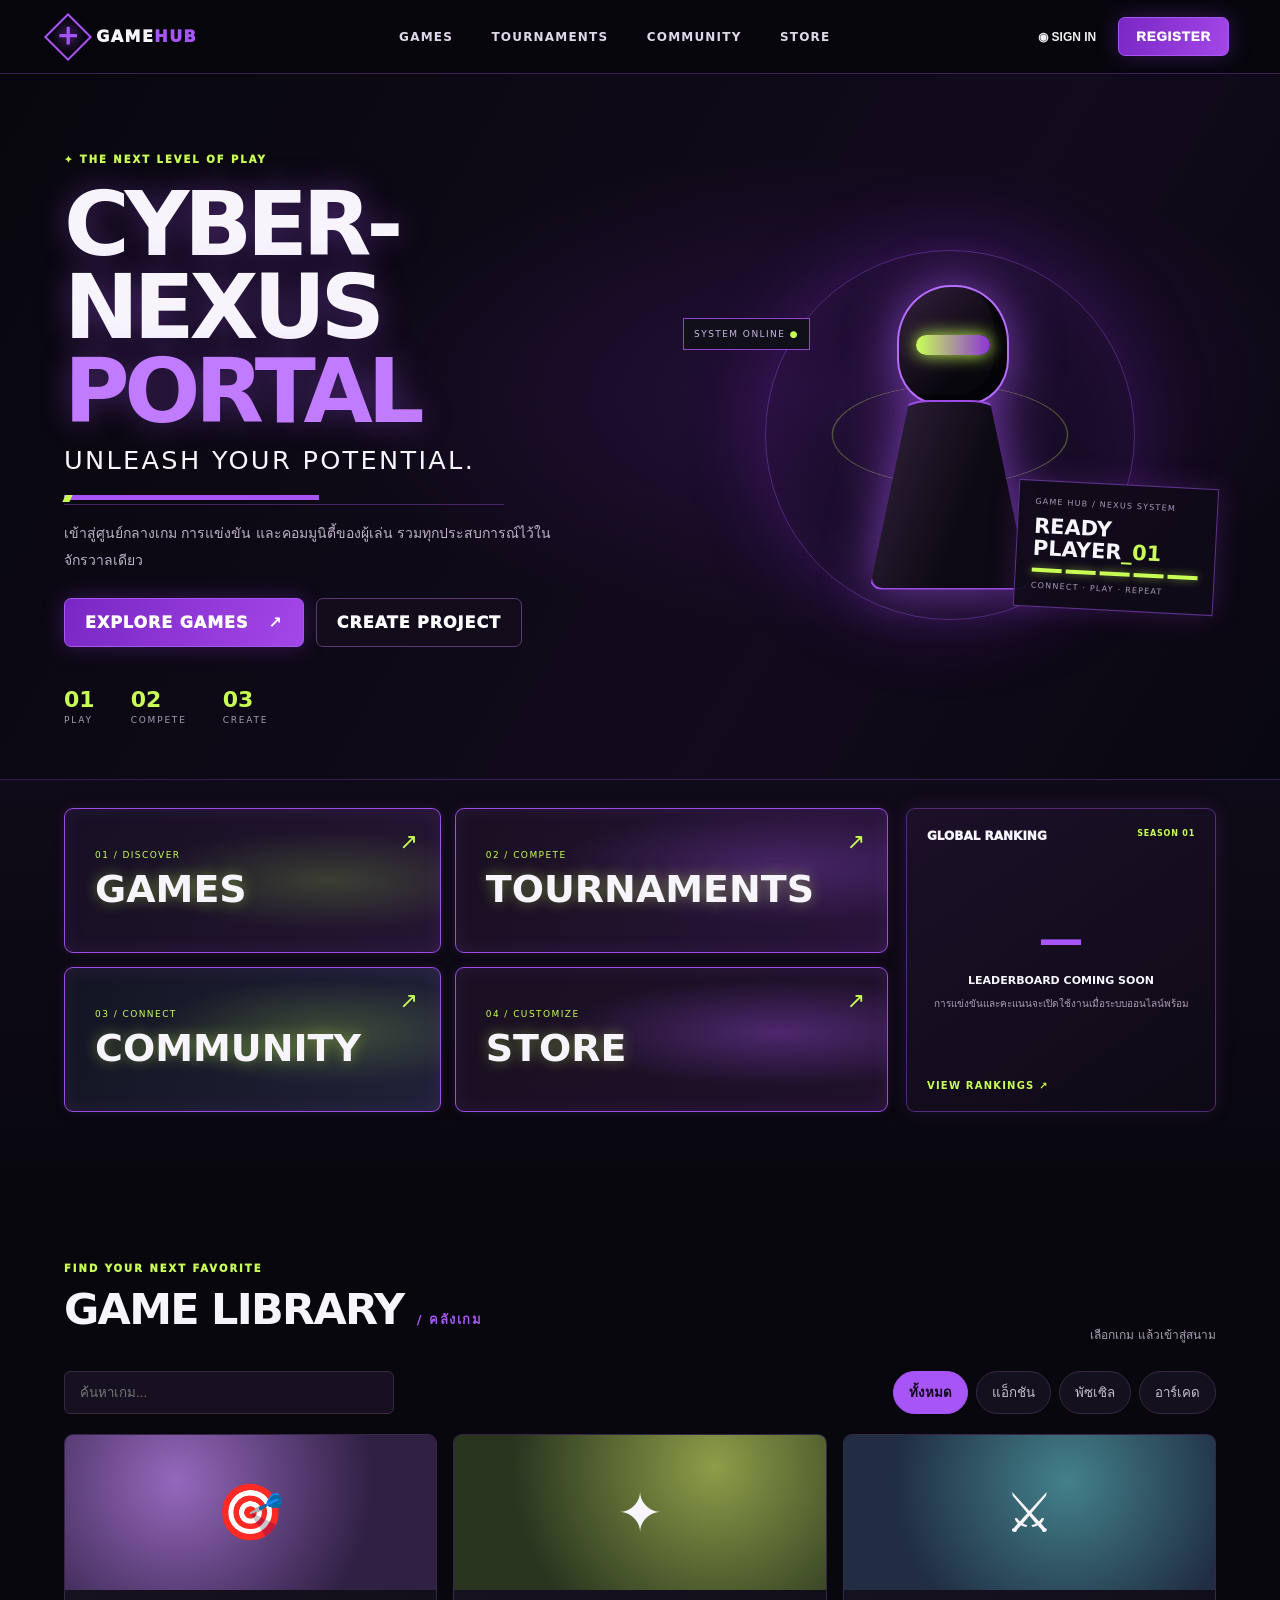
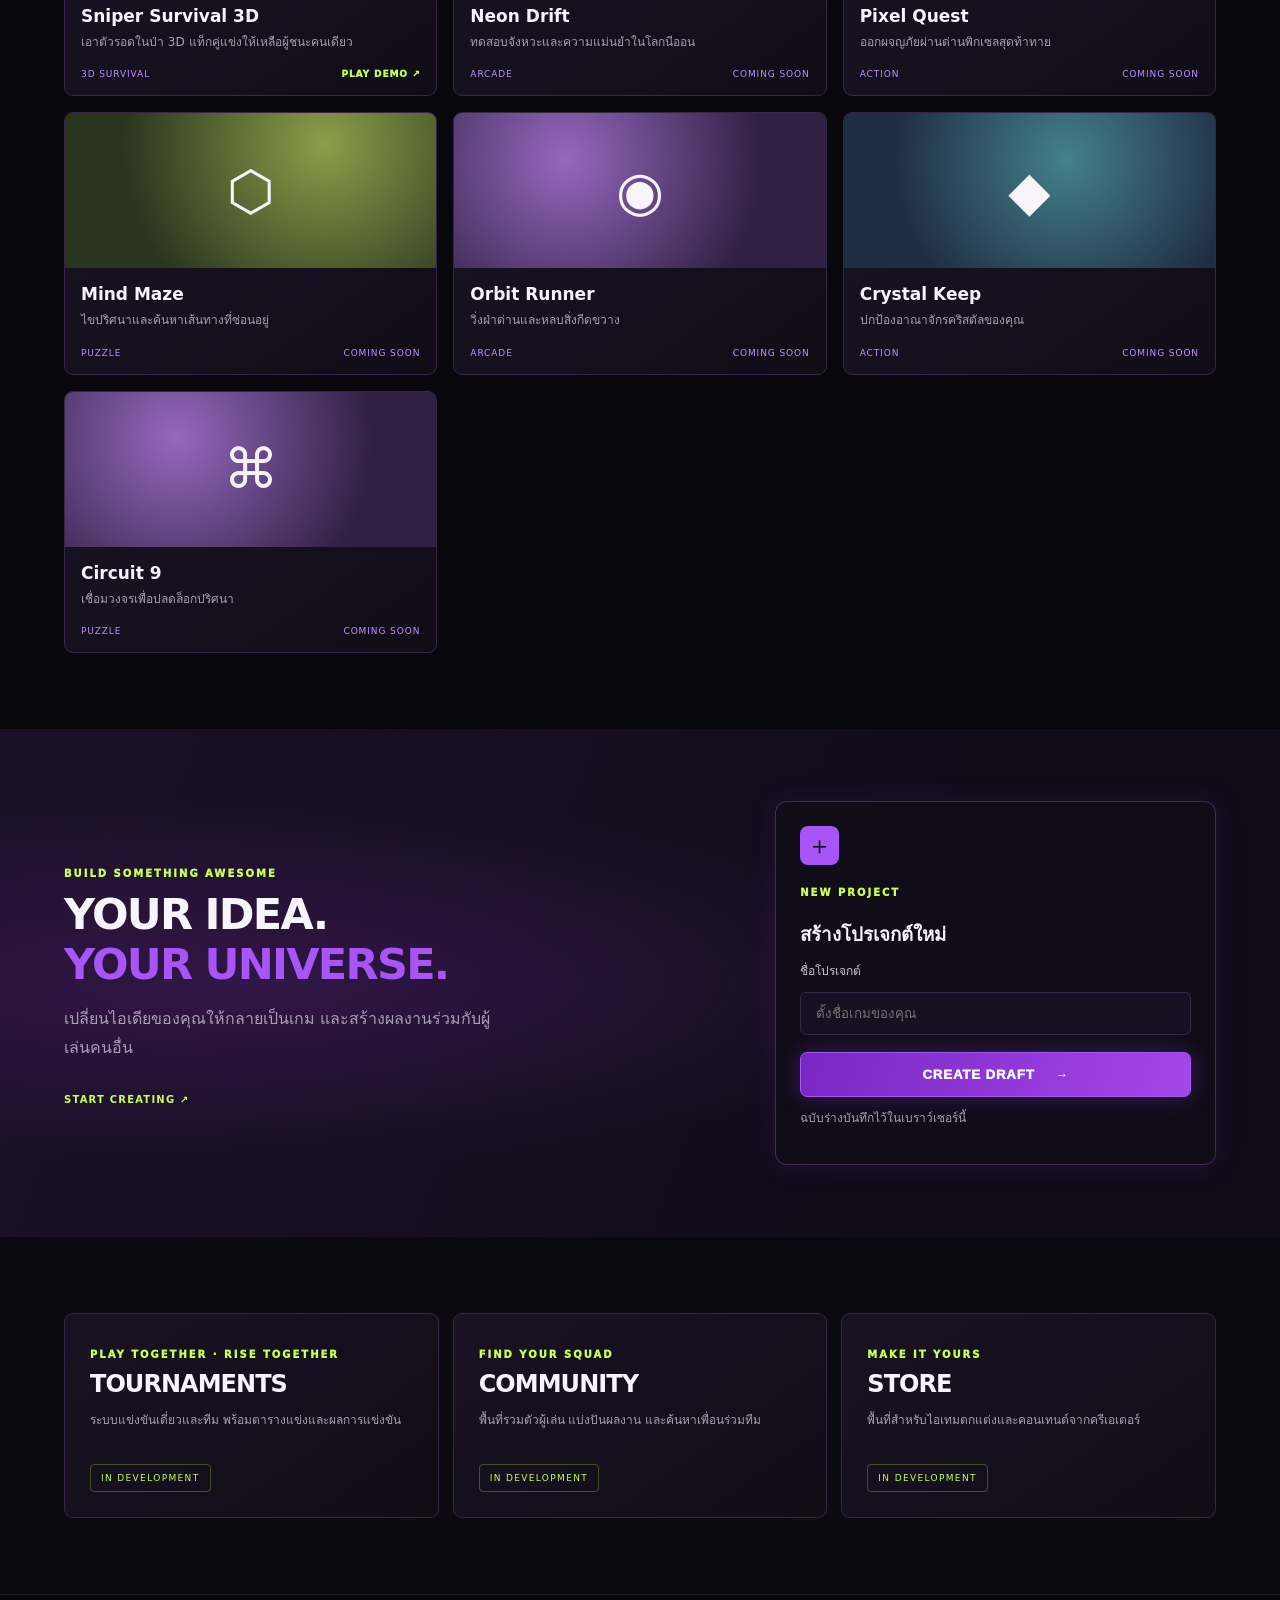
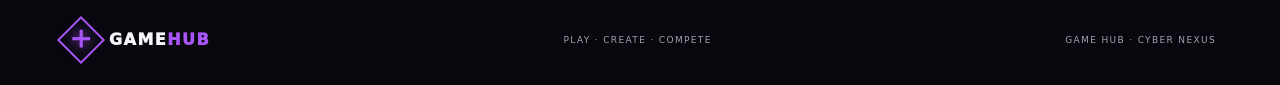
<file: index.html>
<!doctype html>
<html lang="th"><head><meta charset="utf-8"><meta name="viewport" content="width=device-width,initial-scale=1"><meta name="theme-color" content="#090711"><meta name="description" content="Game Hub — Play, Create, Compete"><title>GAME HUB — Cyber Nexus</title><link rel="stylesheet" href="./styles.css"></head>
<body>
<header class="topbar"><a class="brand" href="#"><span class="brand-mark">✕</span><span>GAME<span>HUB</span></span></a><nav><a href="#library">GAMES</a><a href="#tournament">TOURNAMENTS</a><a href="#community">COMMUNITY</a><a href="#store">STORE</a></nav><div class="account-actions"><button class="sign-in" id="loginBtn">◉ SIGN IN</button><button class="button button-small" id="registerBtn">REGISTER</button></div></header>
<main>
<section class="hero"><div class="hero-copy"><p class="eyebrow">✦ THE NEXT LEVEL OF PLAY</p><h1>CYBER-NEXUS<br><span>PORTAL</span></h1><p class="hero-subtitle">UNLEASH YOUR POTENTIAL.</p><div class="hero-rule"><i></i></div><p class="lead">เข้าสู่ศูนย์กลางเกม การแข่งขัน และคอมมูนิตี้ของผู้เล่น รวมทุกประสบการณ์ไว้ในจักรวาลเดียว</p><div class="hero-actions"><a class="button" href="#library">EXPLORE GAMES <b>↗</b></a><a class="button button-ghost" href="#create">CREATE PROJECT</a></div><div class="hero-stats"><div><b>01</b><span>PLAY</span></div><div><b>02</b><span>COMPETE</span></div><div><b>03</b><span>CREATE</span></div></div></div><div class="hero-visual"><div class="hero-orbit"></div><div class="hero-avatar"><div class="avatar-helmet"></div><div class="avatar-body"></div></div><div class="hud-card"><small>GAME HUB / NEXUS SYSTEM</small><strong>READY<br>PLAYER<span>_01</span></strong><div class="hud-bars"><i></i><i></i><i></i><i></i><i></i></div><small>CONNECT · PLAY · REPEAT</small></div><div class="floating-label">SYSTEM ONLINE <b>●</b></div></div></section>
<section class="portal-section"><div class="portal-grid"><a class="portal-tile tile-games" href="#library"><span>01 / DISCOVER</span><b>GAMES</b><i>↗</i></a><a class="portal-tile tile-tourney" href="#tournament"><span>02 / COMPETE</span><b>TOURNAMENTS</b><i>↗</i></a><a class="portal-tile tile-community" href="#community"><span>03 / CONNECT</span><b>COMMUNITY</b><i>↗</i></a><a class="portal-tile tile-store" href="#store"><span>04 / CUSTOMIZE</span><b>STORE</b><i>↗</i></a></div><aside class="leaderboard"><div class="leader-head"><span>GLOBAL RANKING</span><b>SEASON 01</b></div><div class="rank-empty"><strong>—</strong><span>LEADERBOARD COMING SOON</span><small>การแข่งขันและคะแนนจะเปิดใช้งานเมื่อระบบออนไลน์พร้อม</small></div><a href="#tournament">VIEW RANKINGS ↗</a></aside></section>
<section class="section" id="library"><div class="section-head"><div><p class="eyebrow">FIND YOUR NEXT FAVORITE</p><h2>GAME LIBRARY <span>/ คลังเกม</span></h2></div><span class="section-note">เลือกเกม แล้วเข้าสู่สนาม</span></div><div class="toolbar"><input id="search" type="search" placeholder="ค้นหาเกม..." aria-label="ค้นหาเกม"><div class="filters"><button class="filter active" data-filter="all">ทั้งหมด</button><button class="filter" data-filter="action">แอ็กชัน</button><button class="filter" data-filter="puzzle">พัซเซิล</button><button class="filter" data-filter="arcade">อาร์เคด</button></div></div><div class="games" id="games"></div><p class="empty" id="empty" hidden>ไม่พบเกมที่ตรงกับการค้นหา</p></section>
<section class="create-band" id="create"><div><p class="eyebrow">BUILD SOMETHING AWESOME</p><h2>YOUR IDEA.<br><span>YOUR UNIVERSE.</span></h2><p>เปลี่ยนไอเดียของคุณให้กลายเป็นเกม และสร้างผลงานร่วมกับผู้เล่นคนอื่น</p><a class="text-link" href="#create-panel">START CREATING ↗</a></div><div class="create-panel" id="create-panel"><div class="panel-icon">＋</div><p class="eyebrow">NEW PROJECT</p><h3>สร้างโปรเจกต์ใหม่</h3><label for="projectName">ชื่อโปรเจกต์</label><input id="projectName" placeholder="ตั้งชื่อเกมของคุณ"><button class="button" id="createBtn">CREATE DRAFT <b>→</b></button><p class="hint">ฉบับร่างบันทึกไว้ในเบราว์เซอร์นี้</p><div id="projectStatus" role="status"></div></div></section>
<section class="section lower-grid"><article id="tournament"><p class="eyebrow">PLAY TOGETHER · RISE TOGETHER</p><h2>TOURNAMENTS</h2><p>ระบบแข่งขันเดี่ยวและทีม พร้อมตารางแข่งและผลการแข่งขัน</p><span class="coming">IN DEVELOPMENT</span></article><article id="community"><p class="eyebrow">FIND YOUR SQUAD</p><h2>COMMUNITY</h2><p>พื้นที่รวมตัวผู้เล่น แบ่งปันผลงาน และค้นหาเพื่อนร่วมทีม</p><span class="coming">IN DEVELOPMENT</span></article><article id="store"><p class="eyebrow">MAKE IT YOURS</p><h2>STORE</h2><p>พื้นที่สำหรับไอเทมตกแต่งและคอนเทนต์จากครีเอเตอร์</p><span class="coming">IN DEVELOPMENT</span></article></section>
</main><footer><a class="brand" href="#"><span class="brand-mark">✕</span><span>GAME<span>HUB</span></span></a><p>PLAY · CREATE · COMPETE</p><small>GAME HUB · CYBER NEXUS</small></footer>
<dialog id="loginDialog"><form method="dialog"><button class="close" aria-label="ปิด">×</button><p class="eyebrow">PLAYER PROFILE</p><h2>WELCOME, PLAYER</h2><label for="displayName">ชื่อที่ใช้แสดงในเครื่องนี้</label><input id="displayName" maxlength="24" placeholder="Player name"><button class="button" id="saveName">SAVE PROFILE</button><p class="hint">โปรไฟล์ตัวอย่างในเบราว์เซอร์ ไม่ใช่บัญชีผู้ใช้จริง</p></form></dialog>
<script src="./app.js"></script></body></html>
</file>
<file: styles.css>
:root{color-scheme:dark;--bg:#08070d;--panel:#14101e;--purple:#a855f7;--violet:#7427c7;--lime:#c9ff55;--muted:#a99fb4;--line:#382647}*{box-sizing:border-box}html{scroll-behavior:smooth}body{margin:0;background:var(--bg);color:#f7f4fc;font-family:Inter,ui-sans-serif,system-ui,-apple-system,"Segoe UI",sans-serif}a{color:inherit;text-decoration:none}.topbar{height:74px;padding:0 clamp(18px,4vw,65px);display:flex;align-items:center;justify-content:space-between;border-bottom:1px solid #9d4ce855;position:sticky;top:0;background:#08070df2;backdrop-filter:blur(15px);z-index:10}.brand{font-weight:950;letter-spacing:.09em;display:flex;align-items:center;gap:11px}.brand>span:last-child>span{color:var(--purple)}.brand-mark{width:34px;height:34px;display:grid;place-items:center;border:2px solid var(--purple);color:var(--purple);font-size:23px;transform:rotate(45deg);text-shadow:0 0 14px var(--purple)}.brand-mark:first-letter{transform:rotate(-45deg)}.topbar nav{display:flex;gap:clamp(15px,3vw,42px);color:#e0d8e8;font-size:12px;font-weight:850;letter-spacing:.1em}.topbar nav a:hover,.sign-in:hover{color:var(--lime)}.account-actions{display:flex;align-items:center;gap:16px}.sign-in{background:none;border:0;color:#eee;font-weight:850;font-size:12px;cursor:pointer}.button{border:1px solid var(--purple);border-radius:7px;background:linear-gradient(110deg,#7927c4,#a447e8);color:white;padding:14px 20px;font-weight:950;letter-spacing:.06em;display:inline-flex;align-items:center;justify-content:center;gap:20px;cursor:pointer;box-shadow:0 0 22px #8c32d855}.button:hover{filter:brightness(1.15);transform:translateY(-2px)}.button-small{padding:11px 17px}.button-ghost{background:#120c1b;border-color:#5e3979;box-shadow:none}.hero{min-height:570px;padding:70px clamp(24px,5vw,80px) 54px;display:grid;grid-template-columns:1.05fr .95fr;gap:30px;align-items:center;overflow:hidden;background:radial-gradient(ellipse at 65% 45%,#4c1a7655,transparent 43%),linear-gradient(120deg,#08070d,#120b1d 65%,#09070f);border-bottom:1px solid #a855f744}.eyebrow{color:var(--lime);font-size:10px;letter-spacing:.2em;font-weight:950}.hero h1{font-size:clamp(48px,7vw,92px);line-height:.93;letter-spacing:-.06em;margin:18px 0 12px;text-shadow:0 0 32px #a855f766}.hero h1 span{color:#c17bff}.hero-subtitle{font-size:clamp(17px,2vw,26px);letter-spacing:.09em;margin:0}.hero-rule{height:5px;width:min(440px,90%);margin:20px 0;background:linear-gradient(90deg,var(--purple) 0 58%,transparent 58%);position:relative}.hero-rule:after{content:"";position:absolute;left:0;top:9px;width:100%;height:1px;background:#9d4ce866}.hero-rule i{display:block;width:7px;height:7px;background:var(--lime);transform:skew(-25deg)}.lead{max-width:510px;color:#bdb3c8;line-height:1.9;font-size:14px}.hero-actions{display:flex;gap:12px;flex-wrap:wrap;margin-top:25px}.hero-stats{display:flex;gap:36px;margin-top:40px}.hero-stats div{display:grid;gap:3px}.hero-stats b{font-size:22px;color:var(--lime)}.hero-stats span{font-size:9px;letter-spacing:.2em;color:#a99bb5}.hero-visual{min-height:390px;position:relative;display:grid;place-items:center}.hero-orbit{position:absolute;width:min(370px,80%);aspect-ratio:1;border:1px solid #a855f766;border-radius:50%;box-shadow:0 0 80px #932be944,inset 0 0 70px #932be922}.hero-orbit:before,.hero-orbit:after{content:"";position:absolute;inset:18%;border:1px solid #c9ff5544;border-radius:50%;transform:rotateX(65deg) rotate(30deg)}.hero-orbit:after{transform:rotateX(65deg) rotate(-45deg)}.hero-avatar{position:relative;width:190px;height:310px;filter:drop-shadow(0 0 25px #a855f7aa)}.avatar-helmet{position:absolute;top:5px;left:42px;width:112px;height:120px;border-radius:48% 48% 38% 38%;background:linear-gradient(135deg,#34213e,#09070e 65%);border:2px solid #b56cff;box-shadow:inset -12px -8px #0008}.avatar-helmet:after{content:"";position:absolute;left:17px;right:17px;top:48px;height:20px;background:linear-gradient(90deg,var(--lime),#8c35d7);border-radius:30px;box-shadow:0 0 17px var(--lime)}.avatar-body{position:absolute;bottom:0;left:15px;width:160px;height:190px;border-radius:60px 60px 12px 12px;background:linear-gradient(110deg,#32223d,#0d0a13 60%);border:2px solid #9c4be5;clip-path:polygon(25% 0,75% 0,100% 100%,0 100%)}.hud-card{position:absolute;right:0;bottom:18px;width:200px;padding:16px;background:#100b19eF;border:1px solid #a855f788;box-shadow:0 0 28px #8e39c744;transform:rotate(3deg);display:grid;gap:9px}.hud-card small{font-size:8px;color:#aa9bb8;letter-spacing:.15em}.hud-card strong{font-size:21px;line-height:1.05}.hud-card strong span{color:var(--lime)}.hud-bars{display:flex;gap:4px}.hud-bars i{height:4px;flex:1;background:var(--lime);box-shadow:0 0 8px #c9ff5588}.floating-label{position:absolute;left:0;top:20%;font-size:9px;letter-spacing:.16em;padding:10px;background:#11101a;border:1px solid #8f43d2;color:#cbb5e5}.floating-label b{color:var(--lime)}.portal-section{padding:28px clamp(24px,5vw,80px) 65px;display:grid;grid-template-columns:1fr 310px;gap:18px;background:linear-gradient(180deg,#100b18,#09070e)}.portal-grid{display:grid;grid-template-columns:1fr 1.15fr;grid-template-rows:145px 145px;gap:14px}.portal-tile{position:relative;overflow:hidden;border:1px solid #9d4ce8;border-radius:9px;background:radial-gradient(ellipse at 70% 50%,#a5e84a33,transparent 50%),linear-gradient(110deg,#171023,#241632);display:flex;flex-direction:column;justify-content:center;padding:25px 30px;box-shadow:inset 0 0 18px #9d4ce822,0 0 12px #9d4ce822;transition:.2s}.portal-tile:hover{transform:translateY(-3px);box-shadow:0 0 25px #a855f755}.portal-tile span{font-size:9px;color:var(--lime);letter-spacing:.16em}.portal-tile b{font-size:clamp(22px,3vw,38px);margin-top:7px;text-shadow:0 0 14px #c9ff5566}.portal-tile i{position:absolute;right:22px;top:20px;color:var(--lime);font-style:normal;font-size:22px}.tile-tourney{background:radial-gradient(ellipse at 75% 40%,#a855f744,transparent 48%),linear-gradient(110deg,#191021,#29143a)}.tile-community{background:radial-gradient(ellipse at 70% 45%,#c9ff5533,transparent 48%),linear-gradient(110deg,#141523,#202238)}.tile-store{background:radial-gradient(ellipse at 75% 45%,#a855f755,transparent 48%),linear-gradient(110deg,#191021,#21112c)}.leaderboard{border:1px solid #9d4ce877;border-radius:9px;background:linear-gradient(145deg,#1b1028,#0e0a15);padding:20px;display:flex;flex-direction:column;min-height:304px;box-shadow:0 0 20px #a855f722}.leader-head{display:flex;justify-content:space-between;gap:8px;font-size:12px;font-weight:950}.leader-head b{font-size:8px;color:var(--lime);letter-spacing:.1em}.rank-empty{margin:auto;display:grid;justify-items:center;text-align:center;gap:9px}.rank-empty strong{font-size:45px;color:var(--purple)}.rank-empty span{font-size:11px;font-weight:900}.rank-empty small{font-size:10px;line-height:1.6;color:var(--muted)}.leaderboard>a,.text-link{font-size:10px;color:var(--lime);font-weight:900;letter-spacing:.12em}.section{padding:76px clamp(24px,5vw,80px)}.section-head{display:flex;justify-content:space-between;align-items:end;gap:20px}.section h2,.create-band h2,.lower-grid h2{font-size:clamp(27px,4vw,43px);letter-spacing:-.04em;margin:10px 0}.section h2 span{font-size:13px;letter-spacing:.12em;color:var(--purple)}.section-note,.hint{font-size:12px;color:var(--muted)}.toolbar{display:flex;justify-content:space-between;gap:16px;align-items:center;margin:27px 0 20px}.toolbar input,.create-panel input,dialog input{background:#171020;border:1px solid var(--line);border-radius:6px;padding:13px 15px;color:white;min-width:0}.toolbar input{width:min(330px,100%)}input:focus{outline:2px solid var(--purple);outline-offset:2px}.filters{display:flex;gap:8px;flex-wrap:wrap}.filter{background:#15101e;color:#c5bdcf;border:1px solid var(--line);padding:10px 15px;border-radius:30px;cursor:pointer}.filter.active{background:var(--purple);color:#100a17;border-color:var(--purple);font-weight:900}.games{display:grid;grid-template-columns:repeat(3,1fr);gap:16px}.game-card{background:linear-gradient(145deg,#1a1425,#100d17);border:1px solid var(--line);border-radius:9px;overflow:hidden;transition:.2s}.game-card:hover{border-color:var(--purple);transform:translateY(-3px);box-shadow:0 10px 30px #0008}.game-cover{height:155px;display:grid;place-items:center;font-size:55px;background:radial-gradient(circle at 30% 30%,#9568bd,#302044 70%)}.game-card:nth-child(2n) .game-cover{background:radial-gradient(circle at 70% 20%,#8d9d48,#29351f 70%)}.game-card:nth-child(3n) .game-cover{background:radial-gradient(circle at 60% 30%,#43818a,#202d43 70%)}.game-info{padding:16px}.game-info h3{margin:0 0 7px;font-size:17px}.game-info p{margin:0;color:var(--muted);font-size:12px;line-height:1.6}.game-meta{display:flex;justify-content:space-between;align-items:center;margin-top:17px;color:#bd91ff;font-size:9px;letter-spacing:.1em}.game-meta .play-now{color:var(--lime);font-weight:950}.game-card-link{display:block}.empty{color:var(--muted)}.create-band{padding:72px clamp(24px,5vw,80px);background:radial-gradient(ellipse at 20% 50%,#65258c55,transparent 50%),linear-gradient(110deg,#1c1029,#100c18 70%);display:grid;grid-template-columns:1.2fr .8fr;gap:50px;align-items:center}.create-band h2 span{color:var(--purple)}.create-band>div:first-child>p:not(.eyebrow){color:var(--muted);line-height:1.8;max-width:450px}.text-link{display:inline-block;margin-top:15px}.create-panel{background:#100d18;border:1px solid #70449388;border-radius:12px;padding:24px;display:grid;gap:12px;box-shadow:0 0 30px #8c32d522}.panel-icon{width:39px;height:39px;display:grid;place-items:center;border-radius:8px;background:var(--purple);color:#100b17;font-size:25px}.create-panel h3{margin:0}.create-panel label,dialog label{font-size:12px;color:#c9c1d3}.create-panel .button{margin-top:5px}.hint{line-height:1.6;margin:0}#projectStatus{font-size:12px;color:var(--lime)}.lower-grid{display:grid;grid-template-columns:repeat(3,1fr);gap:14px;background:#0b0911}.lower-grid article{padding:25px;border:1px solid var(--line);border-radius:9px;background:linear-gradient(145deg,#191222,#100d17)}.lower-grid article p:not(.eyebrow){font-size:12px;line-height:1.7;color:var(--muted);min-height:42px}.lower-grid h2{font-size:24px}.coming{display:inline-block;color:var(--lime);font-size:9px;letter-spacing:.15em;border:1px solid #c9ff5544;padding:8px 10px;border-radius:4px}footer{padding:28px clamp(24px,5vw,80px);display:flex;align-items:center;justify-content:space-between;gap:15px;border-top:1px solid #ffffff18}footer p,footer small{font-size:9px;letter-spacing:.15em;color:var(--muted)}dialog{background:#171321;color:#fff;border:1px solid #a855f7;border-radius:12px;padding:28px;width:min(420px,calc(100% - 32px));box-shadow:0 30px 100px #000b}dialog::backdrop{background:#05030bdc;backdrop-filter:blur(6px)}dialog form{display:grid;gap:14px}.close{justify-self:end;background:none;border:0;color:white;font-size:25px;cursor:pointer}dialog h2{margin:0}#projectStatus{font-size:12px;color:var(--lime)}@media(max-width:850px){.hero{grid-template-columns:1fr 1fr}.portal-section{grid-template-columns:1fr}.leaderboard{min-height:220px}.games{grid-template-columns:repeat(2,1fr)}}@media(max-width:620px){.topbar{height:62px;padding:0 13px}.topbar nav{display:none}.brand{font-size:13px}.brand-mark{width:28px;height:28px}.account-actions{gap:8px}.sign-in{font-size:10px}.button-small{padding:9px 11px;font-size:10px}.hero{grid-template-columns:1fr;padding:48px 20px 25px}.hero h1{font-size:52px}.hero-visual{min-height:280px}.hero-avatar{transform:scale(.8)}.hud-card{right:0;bottom:0}.floating-label{top:5%}.portal-section{padding:18px 14px 45px}.portal-grid{grid-template-columns:1fr 1fr;grid-template-rows:120px 120px;gap:8px}.portal-tile{padding:14px}.portal-tile b{font-size:20px}.portal-tile span{font-size:7px}.portal-tile i{right:10px;top:10px}.section{padding:55px 17px}.section-head,.toolbar{align-items:flex-start;flex-direction:column}.toolbar input{width:100%}.games{grid-template-columns:1fr}.game-cover{height:170px}.create-band{padding:52px 18px;grid-template-columns:1fr;gap:25px}.lower-grid{grid-template-columns:1fr}.lower-grid article p:not(.eyebrow){min-height:0}footer{flex-wrap:wrap;padding:22px 18px}footer small{width:100%}}
</file>
